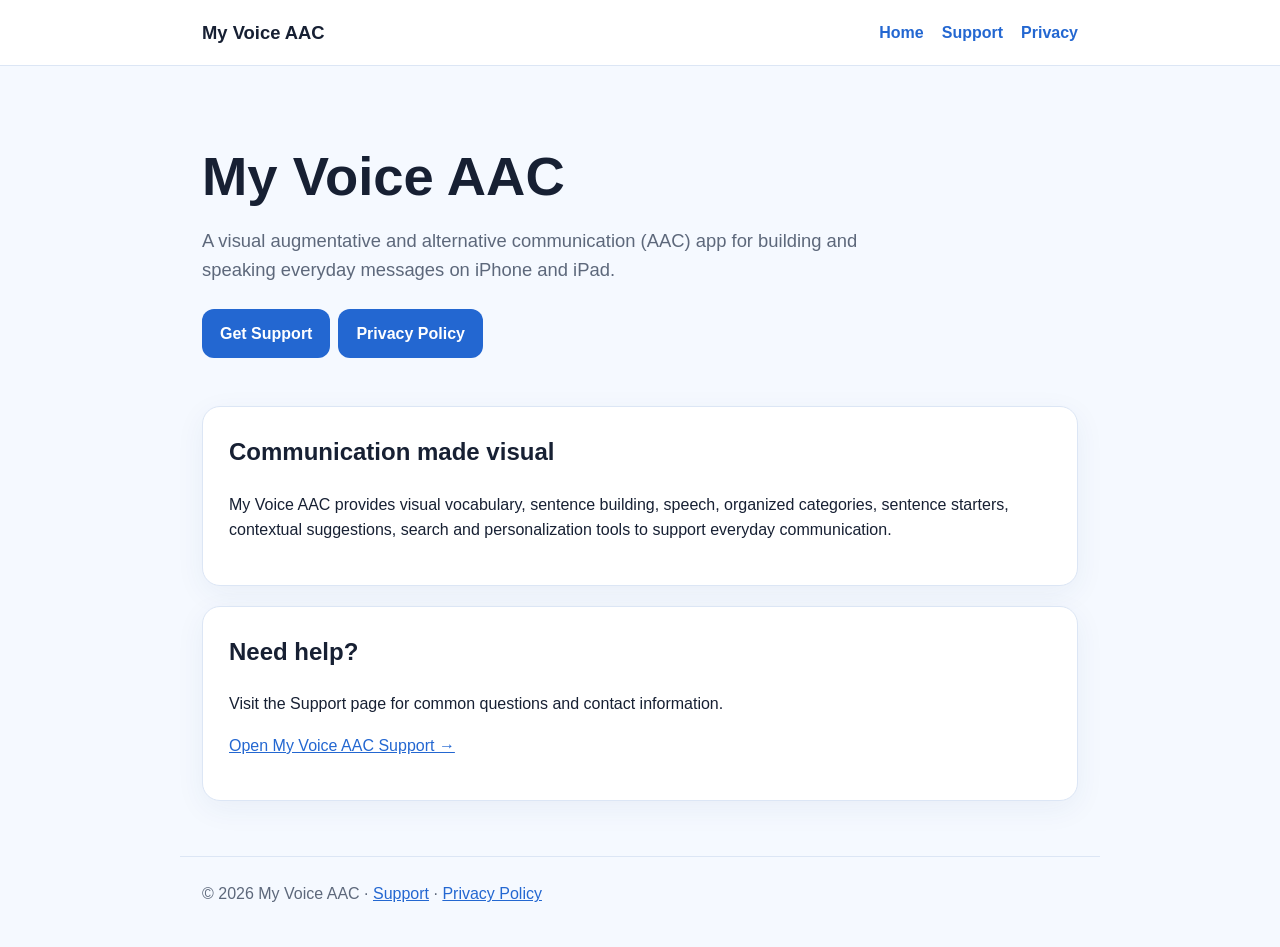
<file: index.html>
<!doctype html><html lang="en"><head><meta charset="utf-8"><meta name="viewport" content="width=device-width,initial-scale=1"><title>My Voice AAC</title><meta name="description" content="Official support and privacy website for My Voice AAC."><link rel="stylesheet" href="style.css"></head><body><header><nav><div class="brand">My Voice AAC</div><div class="links"><a href="index.html">Home</a><a href="support.html">Support</a><a href="privacy.html">Privacy</a></div></nav></header><main><section class="hero"><h1>My Voice AAC</h1><p class="lead">A visual augmentative and alternative communication (AAC) app for building and speaking everyday messages on iPhone and iPad.</p><a class="button" href="support.html">Get Support</a><a class="button" href="privacy.html">Privacy Policy</a></section><section class="card"><h2>Communication made visual</h2><p>My Voice AAC provides visual vocabulary, sentence building, speech, organized categories, sentence starters, contextual suggestions, search and personalization tools to support everyday communication.</p></section><section class="card"><h2>Need help?</h2><p>Visit the Support page for common questions and contact information.</p><p><a href="support.html">Open My Voice AAC Support →</a></p></section></main><footer>© 2026 My Voice AAC · <a href="support.html">Support</a> · <a href="privacy.html">Privacy Policy</a></footer></body></html>
</file>
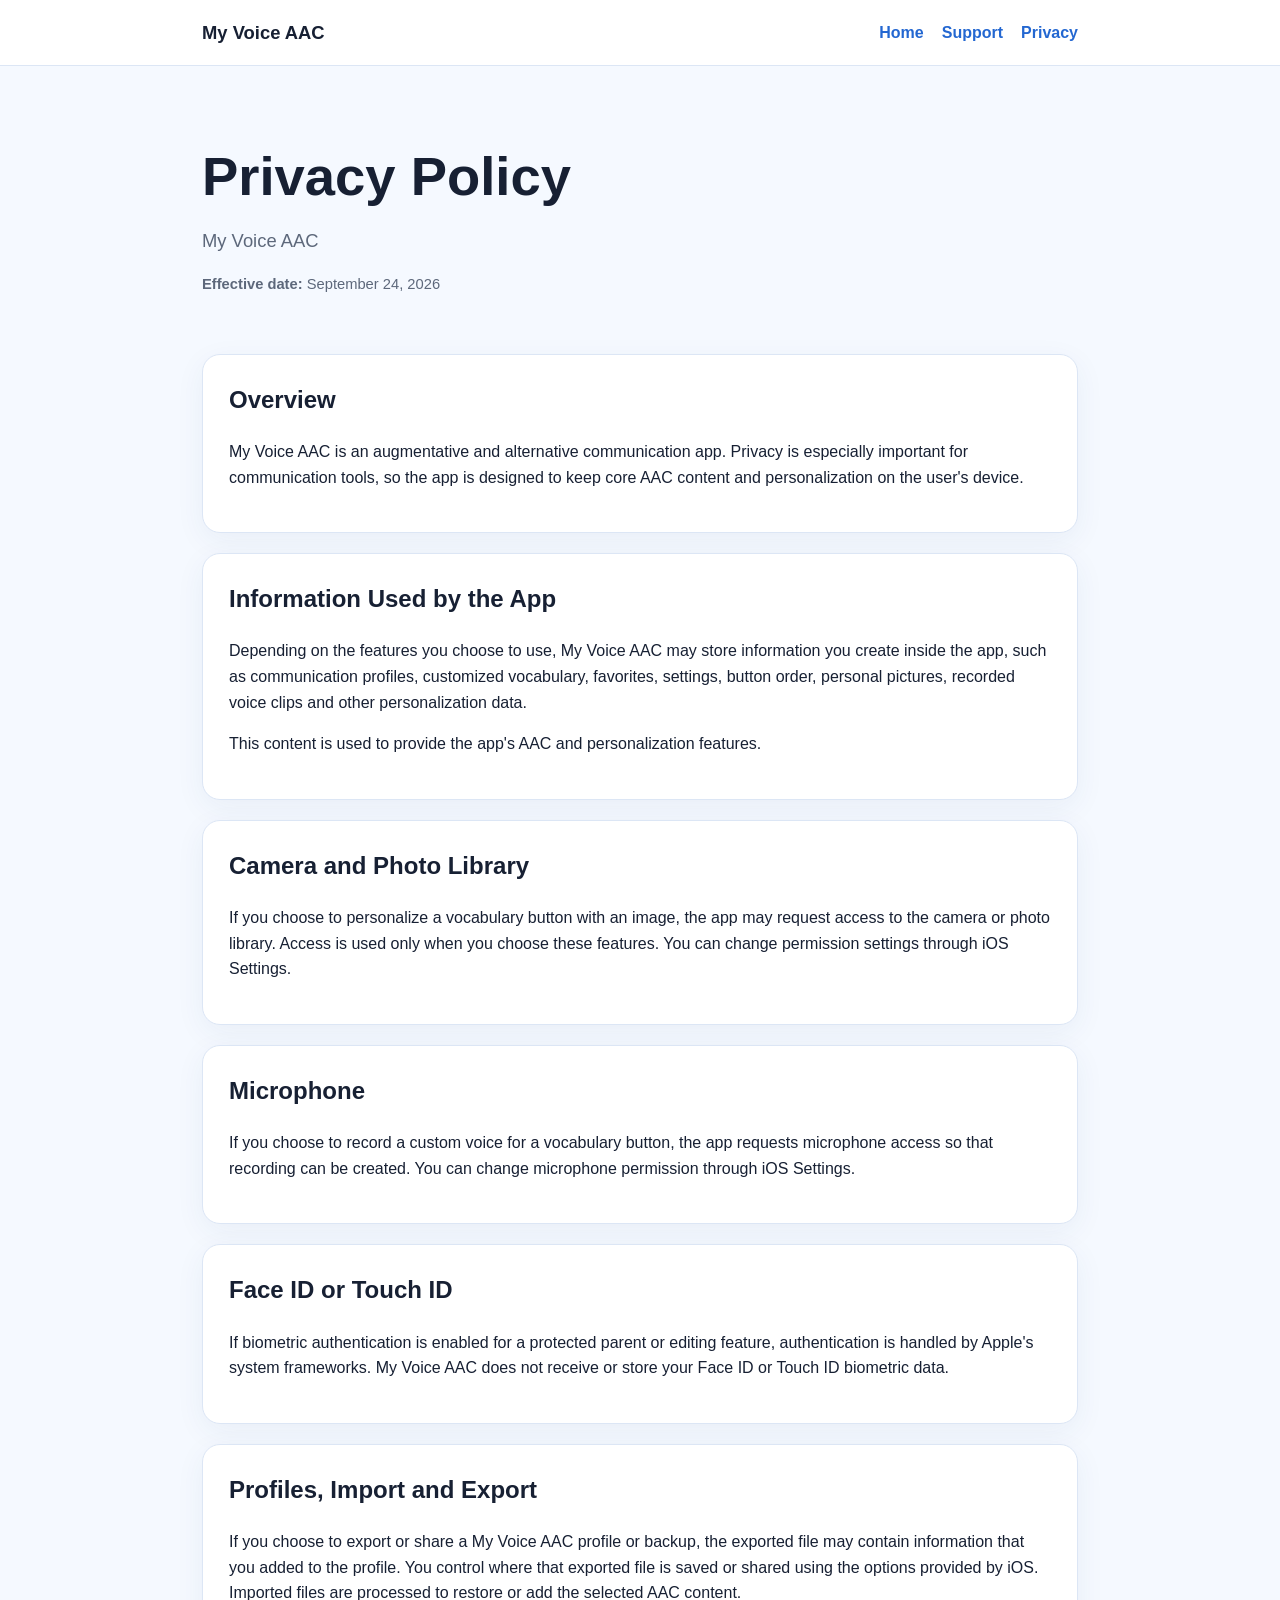
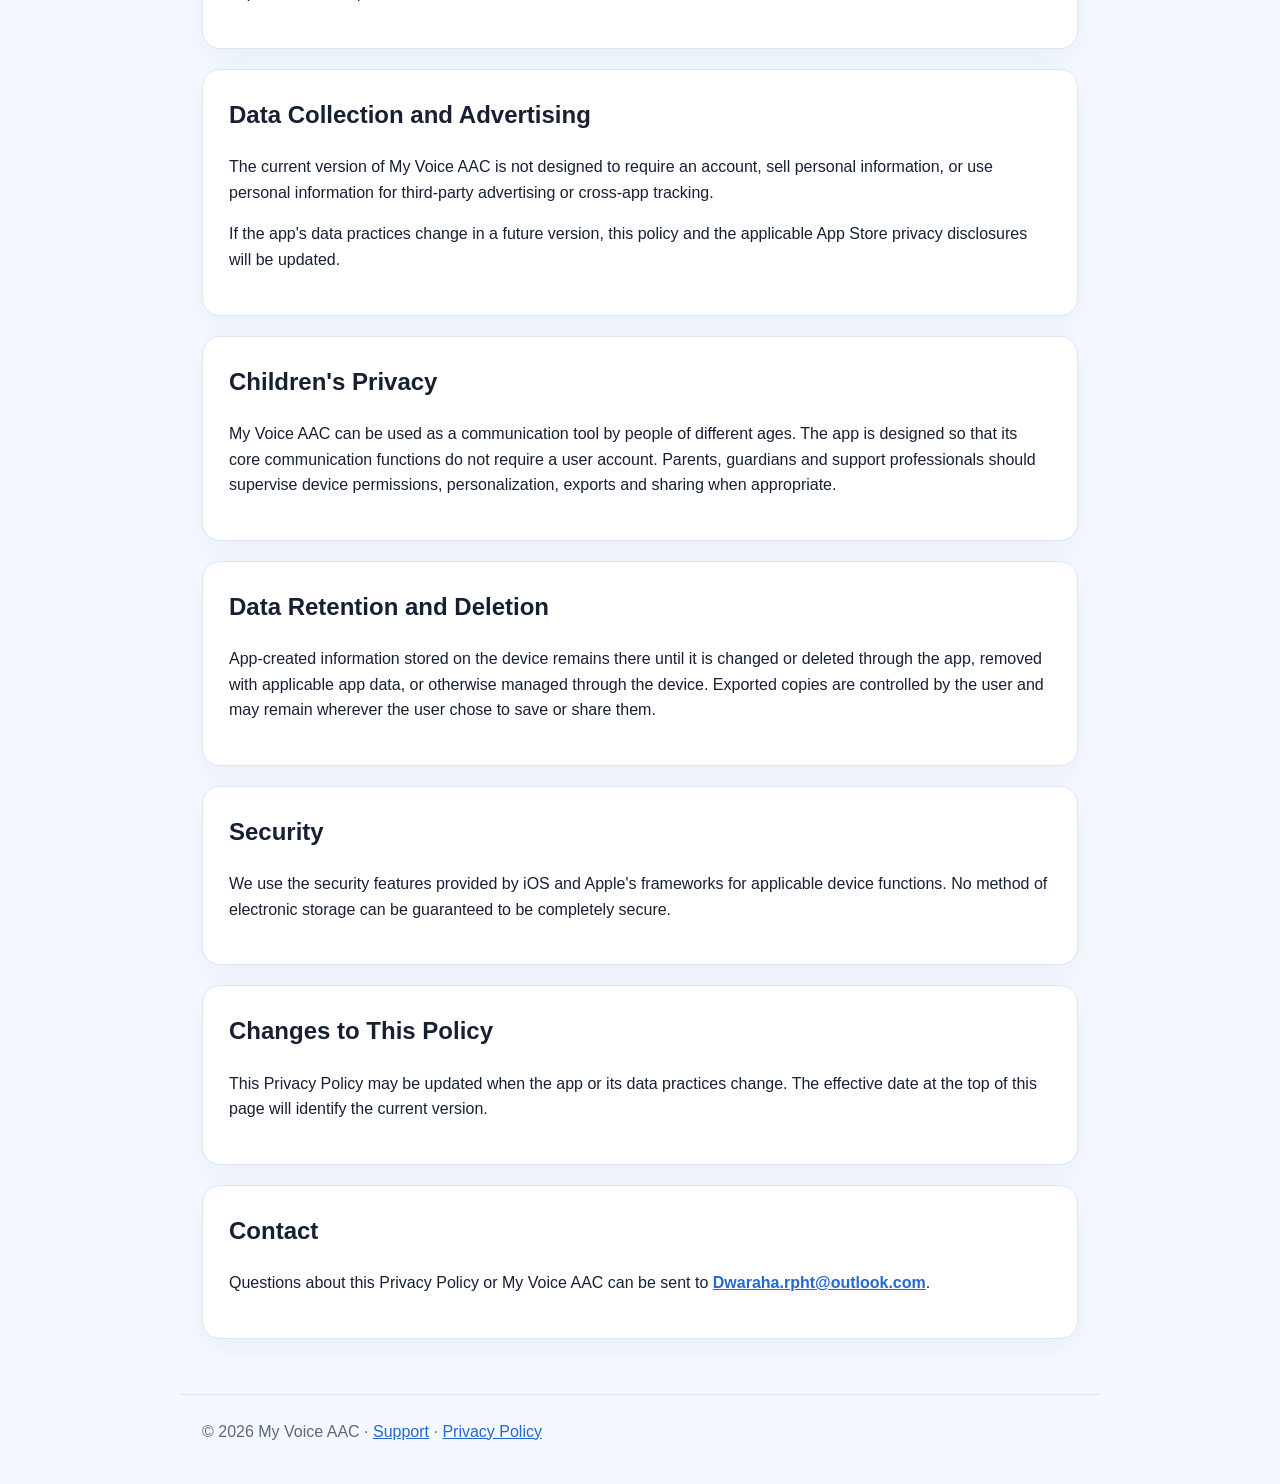
<file: privacy.html>
<!doctype html><html lang="en"><head><meta charset="utf-8"><meta name="viewport" content="width=device-width,initial-scale=1"><title>Privacy Policy — My Voice AAC</title><meta name="description" content="Privacy Policy for My Voice AAC."><link rel="stylesheet" href="style.css"></head><body><header><nav><div class="brand">My Voice AAC</div><div class="links"><a href="index.html">Home</a><a href="support.html">Support</a><a href="privacy.html">Privacy</a></div></nav></header><main><section class="hero"><h1>Privacy Policy</h1><p class="lead">My Voice AAC</p><p class="small"><strong>Effective date:</strong> September 24, 2026</p></section>
<section class="card"><h2>Overview</h2><p>My Voice AAC is an augmentative and alternative communication app. Privacy is especially important for communication tools, so the app is designed to keep core AAC content and personalization on the user's device.</p></section>
<section class="card"><h2>Information Used by the App</h2><p>Depending on the features you choose to use, My Voice AAC may store information you create inside the app, such as communication profiles, customized vocabulary, favorites, settings, button order, personal pictures, recorded voice clips and other personalization data.</p><p>This content is used to provide the app's AAC and personalization features.</p></section>
<section class="card"><h2>Camera and Photo Library</h2><p>If you choose to personalize a vocabulary button with an image, the app may request access to the camera or photo library. Access is used only when you choose these features. You can change permission settings through iOS Settings.</p></section>
<section class="card"><h2>Microphone</h2><p>If you choose to record a custom voice for a vocabulary button, the app requests microphone access so that recording can be created. You can change microphone permission through iOS Settings.</p></section>
<section class="card"><h2>Face ID or Touch ID</h2><p>If biometric authentication is enabled for a protected parent or editing feature, authentication is handled by Apple's system frameworks. My Voice AAC does not receive or store your Face ID or Touch ID biometric data.</p></section>
<section class="card"><h2>Profiles, Import and Export</h2><p>If you choose to export or share a My Voice AAC profile or backup, the exported file may contain information that you added to the profile. You control where that exported file is saved or shared using the options provided by iOS. Imported files are processed to restore or add the selected AAC content.</p></section>
<section class="card"><h2>Data Collection and Advertising</h2><p>The current version of My Voice AAC is not designed to require an account, sell personal information, or use personal information for third-party advertising or cross-app tracking.</p><p>If the app's data practices change in a future version, this policy and the applicable App Store privacy disclosures will be updated.</p></section>
<section class="card"><h2>Children's Privacy</h2><p>My Voice AAC can be used as a communication tool by people of different ages. The app is designed so that its core communication functions do not require a user account. Parents, guardians and support professionals should supervise device permissions, personalization, exports and sharing when appropriate.</p></section>
<section class="card"><h2>Data Retention and Deletion</h2><p>App-created information stored on the device remains there until it is changed or deleted through the app, removed with applicable app data, or otherwise managed through the device. Exported copies are controlled by the user and may remain wherever the user chose to save or share them.</p></section>
<section class="card"><h2>Security</h2><p>We use the security features provided by iOS and Apple's frameworks for applicable device functions. No method of electronic storage can be guaranteed to be completely secure.</p></section>
<section class="card"><h2>Changes to This Policy</h2><p>This Privacy Policy may be updated when the app or its data practices change. The effective date at the top of this page will identify the current version.</p></section>
<section class="card"><h2>Contact</h2><p>Questions about this Privacy Policy or My Voice AAC can be sent to <strong><a href="mailto:Dwaraha.rpht@outlook.com">Dwaraha.rpht@outlook.com</a></strong>.</p></section></main><footer>© 2026 My Voice AAC · <a href="support.html">Support</a> · <a href="privacy.html">Privacy Policy</a></footer></body></html>
</file>
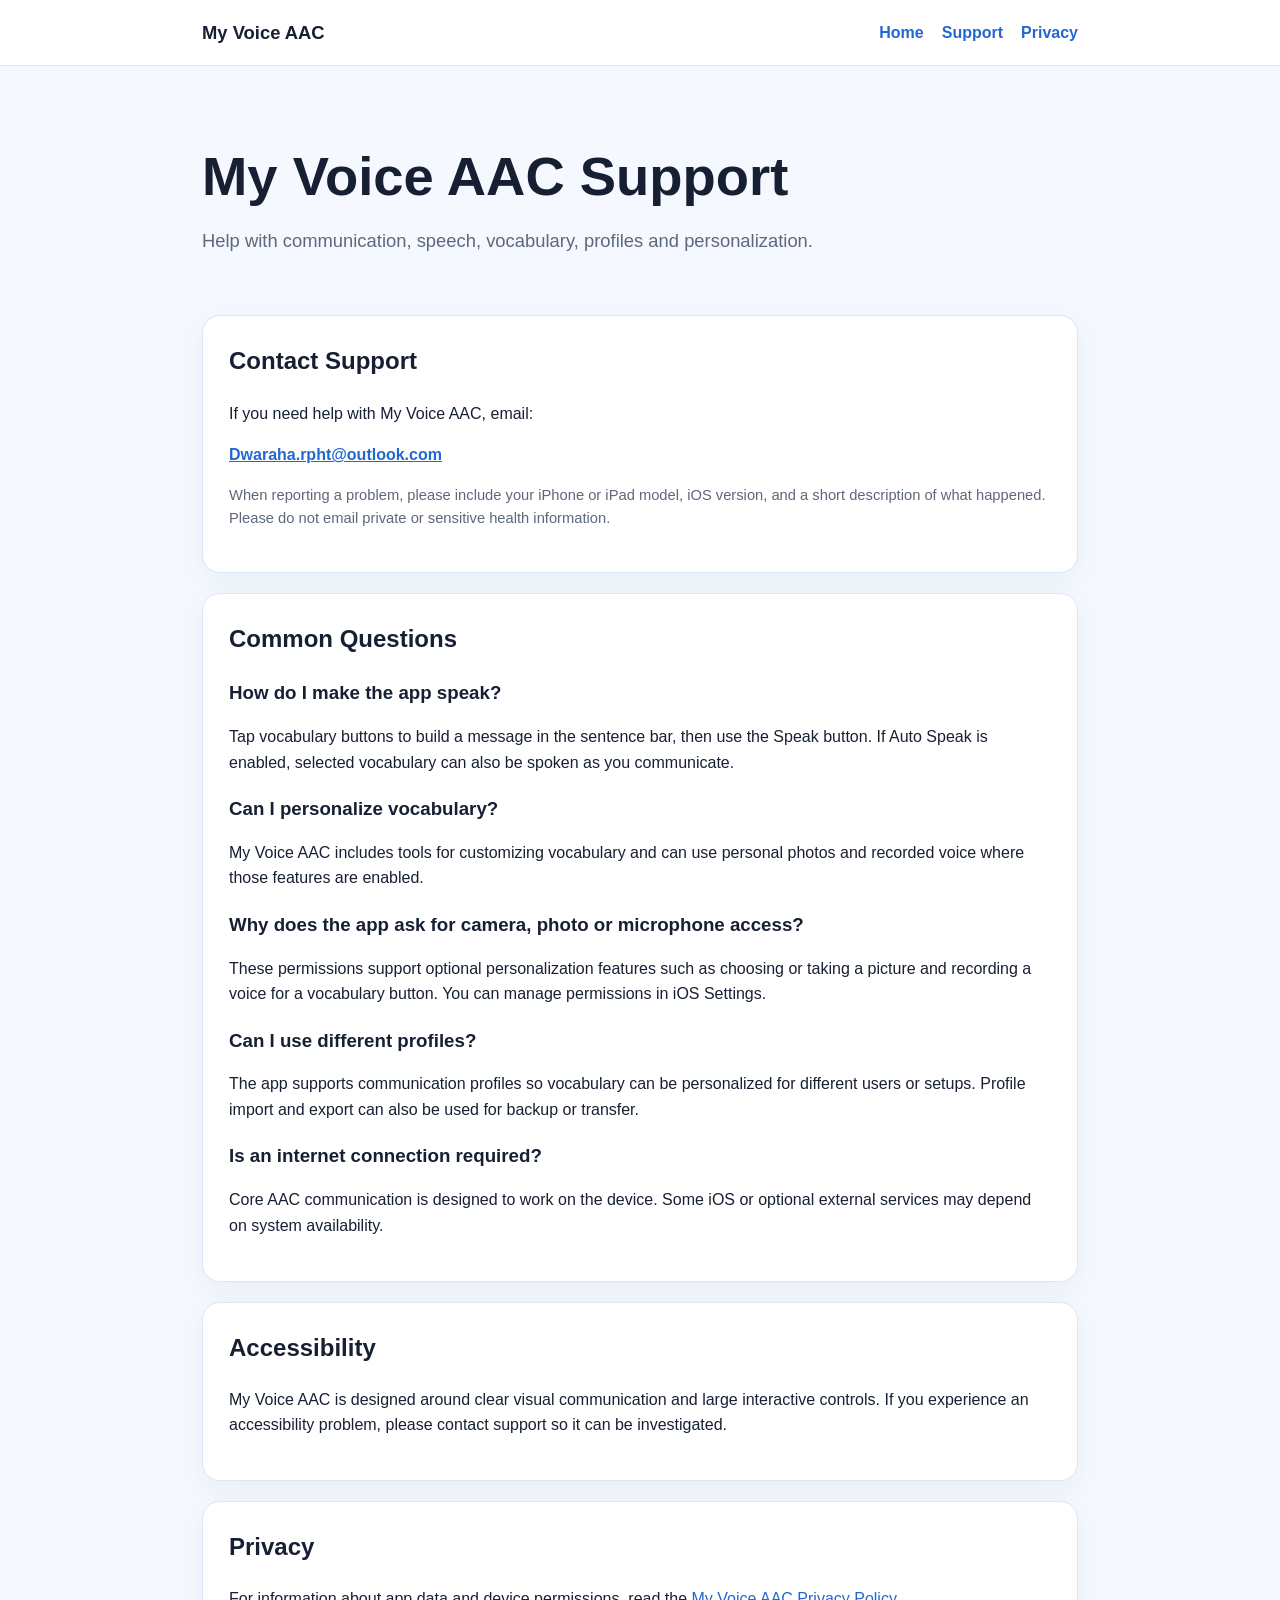
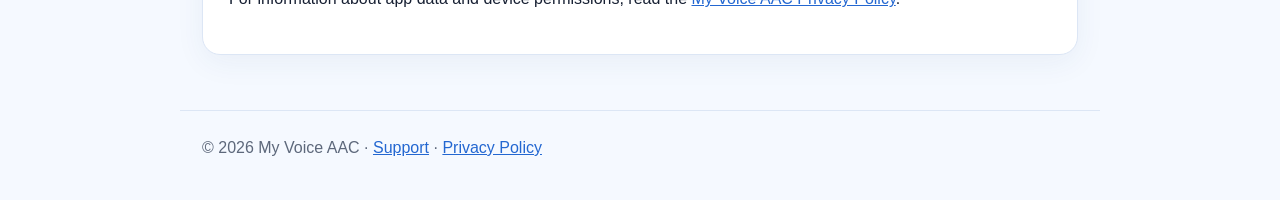
<file: support.html>
<!doctype html><html lang="en"><head><meta charset="utf-8"><meta name="viewport" content="width=device-width,initial-scale=1"><title>Support — My Voice AAC</title><meta name="description" content="Support for the My Voice AAC app."><link rel="stylesheet" href="style.css"></head><body><header><nav><div class="brand">My Voice AAC</div><div class="links"><a href="index.html">Home</a><a href="support.html">Support</a><a href="privacy.html">Privacy</a></div></nav></header><main><section class="hero"><h1>My Voice AAC Support</h1><p class="lead">Help with communication, speech, vocabulary, profiles and personalization.</p></section>
<section class="card"><h2>Contact Support</h2><p>If you need help with My Voice AAC, email:</p><p><strong><a href="mailto:Dwaraha.rpht@outlook.com">Dwaraha.rpht@outlook.com</a></strong></p><p class="small">When reporting a problem, please include your iPhone or iPad model, iOS version, and a short description of what happened. Please do not email private or sensitive health information.</p></section>
<section class="card"><h2>Common Questions</h2>
<h3>How do I make the app speak?</h3><p>Tap vocabulary buttons to build a message in the sentence bar, then use the Speak button. If Auto Speak is enabled, selected vocabulary can also be spoken as you communicate.</p>
<h3>Can I personalize vocabulary?</h3><p>My Voice AAC includes tools for customizing vocabulary and can use personal photos and recorded voice where those features are enabled.</p>
<h3>Why does the app ask for camera, photo or microphone access?</h3><p>These permissions support optional personalization features such as choosing or taking a picture and recording a voice for a vocabulary button. You can manage permissions in iOS Settings.</p>
<h3>Can I use different profiles?</h3><p>The app supports communication profiles so vocabulary can be personalized for different users or setups. Profile import and export can also be used for backup or transfer.</p>
<h3>Is an internet connection required?</h3><p>Core AAC communication is designed to work on the device. Some iOS or optional external services may depend on system availability.</p>
</section>
<section class="card"><h2>Accessibility</h2><p>My Voice AAC is designed around clear visual communication and large interactive controls. If you experience an accessibility problem, please contact support so it can be investigated.</p></section>
<section class="card"><h2>Privacy</h2><p>For information about app data and device permissions, read the <a href="privacy.html">My Voice AAC Privacy Policy</a>.</p></section></main><footer>© 2026 My Voice AAC · <a href="support.html">Support</a> · <a href="privacy.html">Privacy Policy</a></footer></body></html>
</file>
<file: style.css>
:root{--bg:#f5f9ff;--card:#fff;--text:#172033;--muted:#5d687b;--accent:#2367d1;--line:#dce6f5}
*{box-sizing:border-box}body{margin:0;font-family:-apple-system,BlinkMacSystemFont,"Segoe UI",Arial,sans-serif;background:var(--bg);color:var(--text);line-height:1.6}
header{background:#fff;border-bottom:1px solid var(--line)}nav{max-width:920px;margin:auto;padding:18px 22px;display:flex;align-items:center;justify-content:space-between;gap:20px}
.brand{font-weight:800;font-size:1.15rem}.links a{margin-left:18px;color:var(--accent);text-decoration:none;font-weight:600}
main{max-width:920px;margin:42px auto;padding:0 22px}.hero{padding:40px 0 22px}.hero h1{font-size:clamp(2rem,6vw,3.4rem);line-height:1.08;margin:0 0 14px}.lead{font-size:1.15rem;color:var(--muted);max-width:720px}
.card{background:var(--card);border:1px solid var(--line);border-radius:18px;padding:26px;margin:20px 0;box-shadow:0 8px 30px rgba(40,70,120,.06)}
h2{margin-top:0}h3{margin-bottom:6px}a{color:var(--accent)}.button{display:inline-block;background:var(--accent);color:white;text-decoration:none;padding:12px 18px;border-radius:12px;font-weight:700;margin:6px 8px 6px 0}
footer{max-width:920px;margin:55px auto 0;padding:24px 22px 40px;color:var(--muted);border-top:1px solid var(--line)}
.small{font-size:.92rem;color:var(--muted)}ul{padding-left:22px}@media(max-width:600px){nav{align-items:flex-start;flex-direction:column}.links a{margin:0 15px 0 0}.hero{padding-top:18px}}
</file>
